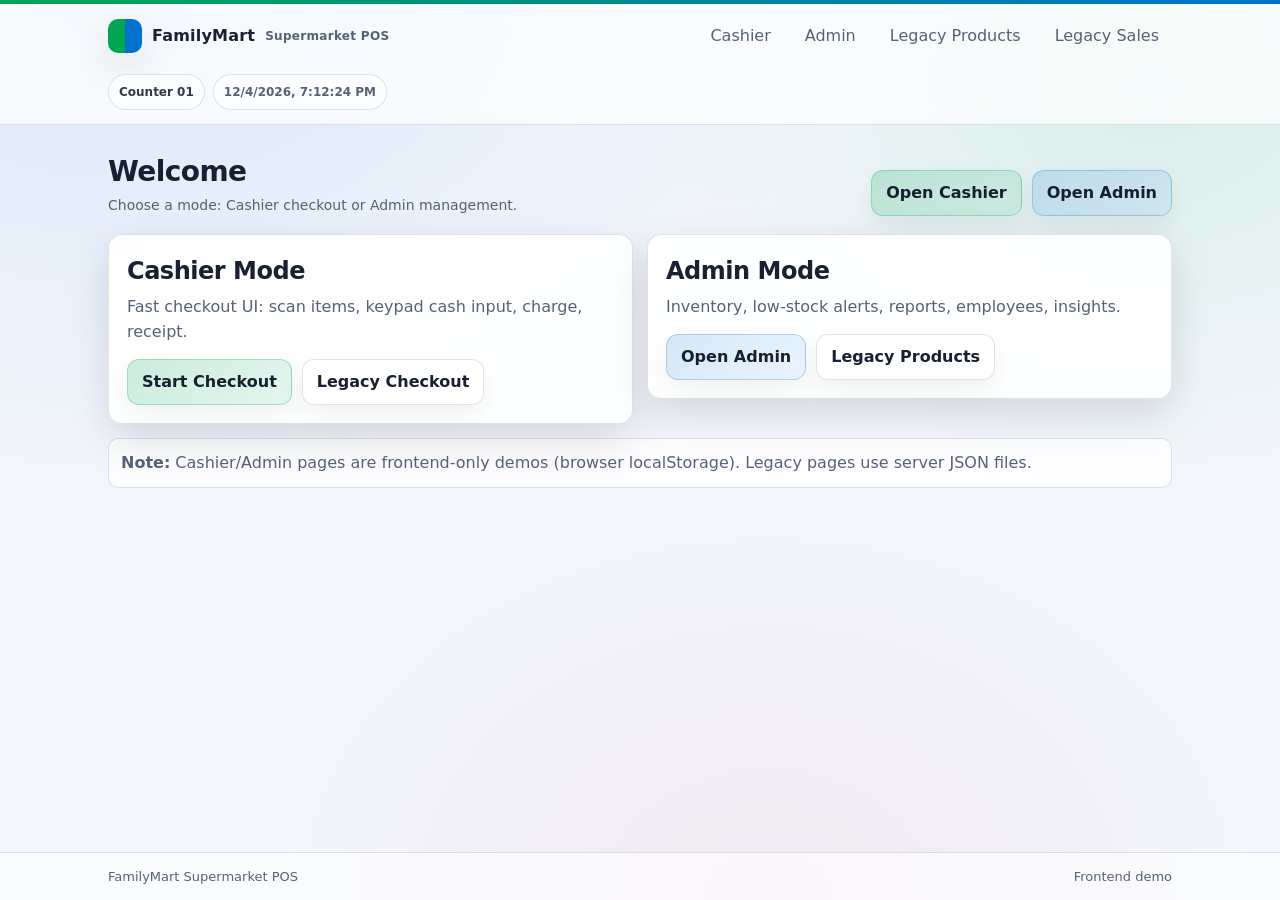
<file: templates/index.html>
<!DOCTYPE html>
<html>
<head>
    <meta charset="utf-8">
    <meta name="viewport" content="width=device-width, initial-scale=1">
    <title>FamilyMart Supermarket POS</title>
    <link rel="stylesheet" href="/static/css/style.css?v=20260401">
</head>
<body>
<div class="app-shell">
    <header class="topbar">
        <div class="topbar-inner">
            <a class="brand" href="/">
                <span class="brand-badge" aria-hidden="true"></span>
                <span class="brand-name">FamilyMart</span>
                <span class="brand-sub">Supermarket POS</span>
            </a>
            <nav class="nav">
                <a href="/cashier">Cashier</a>
                <a href="/admin">Admin</a>
                <a href="/products">Legacy Products</a>
                <a href="/sales">Legacy Sales</a>
            </nav>
            <div class="topbar-meta" aria-label="Status">
                <span class="pill">Counter 01</span>
                <span class="pill pill-muted" data-live-clock>--</span>
            </div>
        </div>
    </header>

    <main class="container">
        <div class="page-header">
            <div>
                <h1 class="page-title">Welcome</h1>
                <p class="page-subtitle">Choose a mode: Cashier checkout or Admin management.</p>
            </div>
            <div class="actions">
                <a class="btn btn-primary" href="/cashier">Open Cashier</a>
                <a class="btn btn-accent" href="/admin">Open Admin</a>
            </div>
        </div>

        <div class="grid">
            <div class="col-6">
                <div class="card">
                    <div class="card-inner">
                        <h2 style="margin:0 0 6px">Cashier Mode</h2>
                        <p class="muted" style="margin:0">Fast checkout UI: scan items, keypad cash input, charge, receipt.</p>
                        <div class="actions" style="margin-top:14px;justify-content:flex-start">
                            <a class="btn btn-primary" href="/cashier">Start Checkout</a>
                            <a class="btn" href="/sale/new">Legacy Checkout</a>
                        </div>
                    </div>
                </div>
            </div>
            <div class="col-6">
                <div class="card">
                    <div class="card-inner">
                        <h2 style="margin:0 0 6px">Admin Mode</h2>
                        <p class="muted" style="margin:0">Inventory, low-stock alerts, reports, employees, insights.</p>
                        <div class="actions" style="margin-top:14px;justify-content:flex-start">
                            <a class="btn btn-accent" href="/admin">Open Admin</a>
                            <a class="btn" href="/products">Legacy Products</a>
                        </div>
                    </div>
                </div>
            </div>
        </div>

        <div class="alert" style="margin-top:14px">
            <strong>Note:</strong> Cashier/Admin pages are frontend-only demos (browser localStorage). Legacy pages use server JSON files.
        </div>
    </main>

    <footer class="footer">
        <div class="footer-inner">
            <span>FamilyMart Supermarket POS</span>
            <span>Frontend demo</span>
        </div>
    </footer>
</div>
<script>
  (function () {
    var clock = document.querySelector("[data-live-clock]");
    if (clock) {
      var tick = function () { clock.textContent = new Date().toLocaleString(); };
      tick();
      setInterval(tick, 1000);
    }
    var path = window.location.pathname || "/";
    var links = document.querySelectorAll(".nav a[href]");
    for (var i = 0; i < links.length; i++) {
      var href = links[i].getAttribute("href") || "";
      links[i].classList.toggle("active", href && href !== "/" && path.indexOf(href) === 0);
    }
  })();
</script>
</body>
</html>
</file>
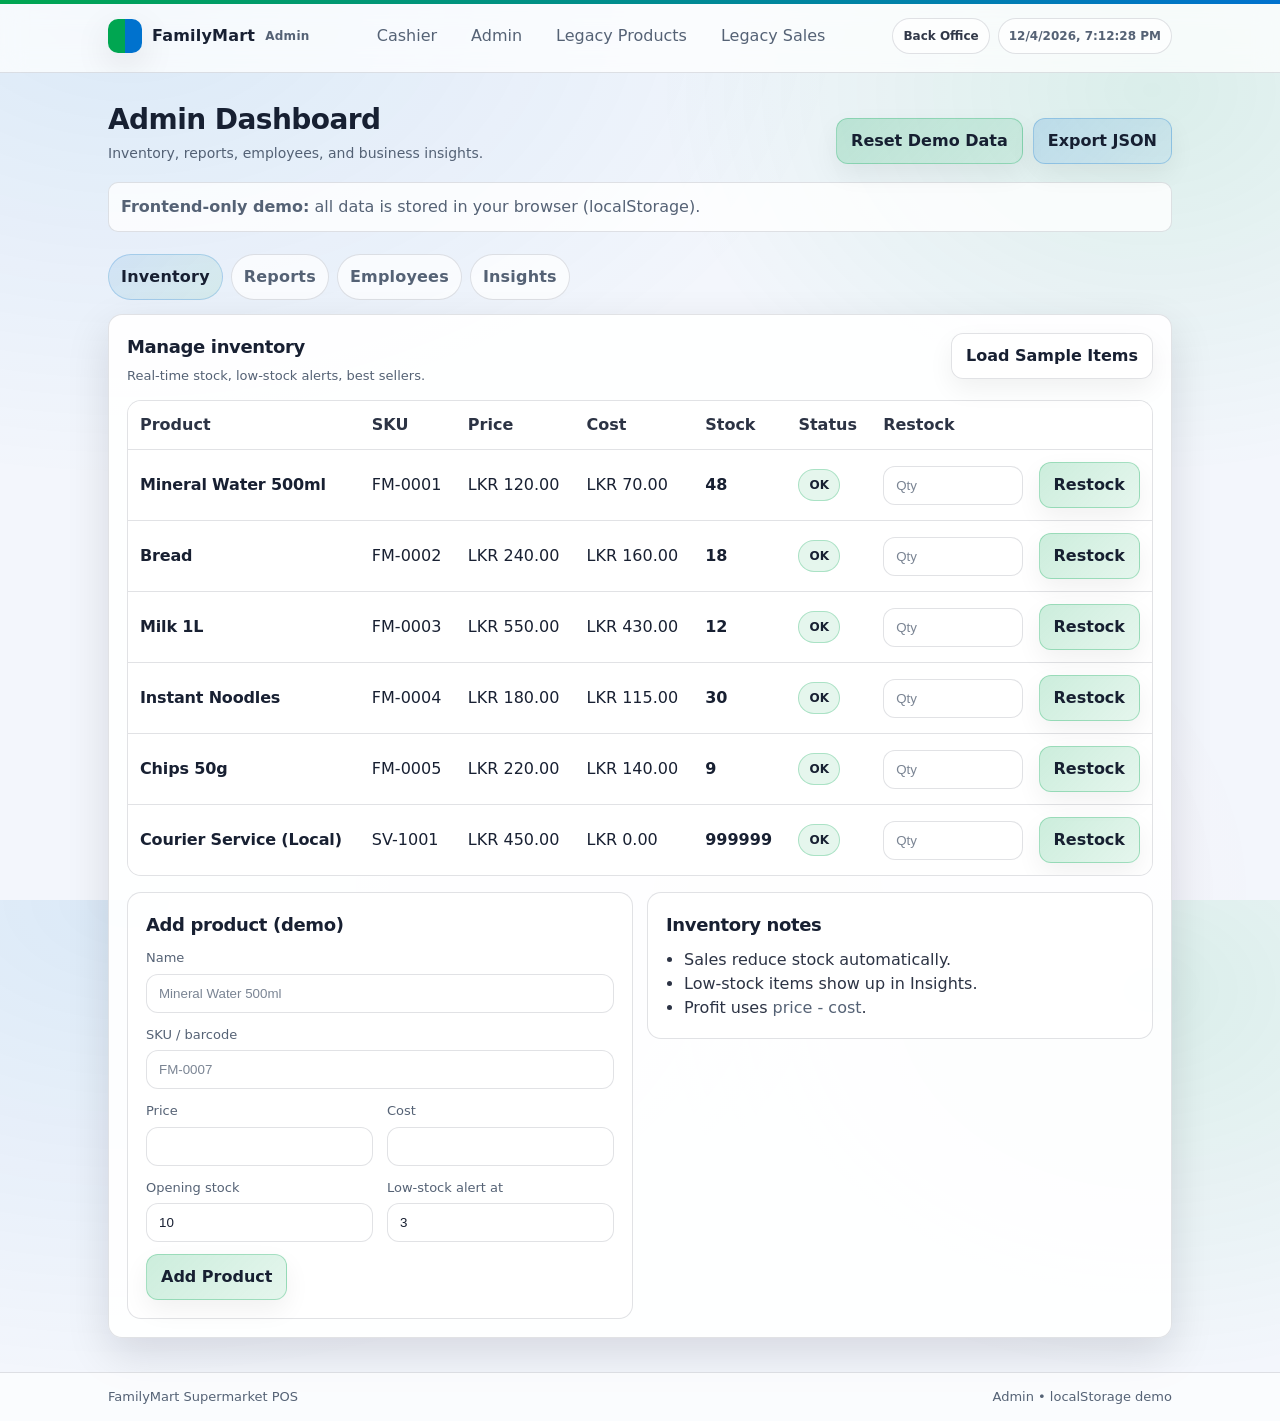
<file: templates/admin.html>
<!DOCTYPE html>
<html>
<head>
    <meta charset="utf-8">
    <meta name="viewport" content="width=device-width, initial-scale=1">
    <title>POS Admin • FamilyMart</title>
    <link rel="stylesheet" href="/static/css/style.css?v=20260401">
</head>
<body>
<div class="app-shell">
    <header class="topbar">
        <div class="topbar-inner">
            <a class="brand" href="/">
                <span class="brand-badge" aria-hidden="true"></span>
                <span class="brand-name">FamilyMart</span>
                <span class="brand-sub">Admin</span>
            </a>
            <nav class="nav">
                <a href="/cashier">Cashier</a>
                <a href="/admin">Admin</a>
                <a href="/products">Legacy Products</a>
                <a href="/sales">Legacy Sales</a>
            </nav>
            <div class="topbar-meta" aria-label="Status">
                <span class="pill">Back Office</span>
                <span class="pill pill-muted" data-live-clock>--</span>
            </div>
        </div>
    </header>

    <main class="container">
        <div class="page-header">
            <div>
                <h1 class="page-title">Admin Dashboard</h1>
                <p class="page-subtitle">Inventory, reports, employees, and business insights.</p>
            </div>
            <div class="actions">
                <button class="btn btn-primary" type="button" data-action="reset-demo">Reset Demo Data</button>
                <button class="btn btn-accent" type="button" data-action="export-demo">Export JSON</button>
            </div>
        </div>

        <div class="alert">
            <strong>Frontend-only demo:</strong>
            all data is stored in your browser (<span class="muted">localStorage</span>).
        </div>

        <div id="posApp" class="pos-app" aria-label="Admin dashboard"></div>
    </main>

    <footer class="footer">
        <div class="footer-inner">
            <span>FamilyMart Supermarket POS</span>
            <span>Admin • localStorage demo</span>
        </div>
    </footer>
</div>

<div class="toast-stack" id="toastStack" aria-live="polite" aria-relevant="additions"></div>
<noscript>
    <div class="container">
        <div class="alert alert-error">This dashboard needs JavaScript enabled.</div>
    </div>
</noscript>
<script>
  (function () {
    var clock = document.querySelector("[data-live-clock]");
    if (clock) {
      var tick = function () { clock.textContent = new Date().toLocaleString(); };
      tick();
      setInterval(tick, 1000);
    }
    var path = window.location.pathname || "/";
    var links = document.querySelectorAll(".nav a[href]");
    for (var i = 0; i < links.length; i++) {
      var href = links[i].getAttribute("href") || "";
      links[i].classList.toggle("active", href && href !== "/" && path.indexOf(href) === 0);
    }
  })();
</script>
<script src="/static/js/dashboard.js?v=20260401-1"></script>
</body>
</html>
</file>
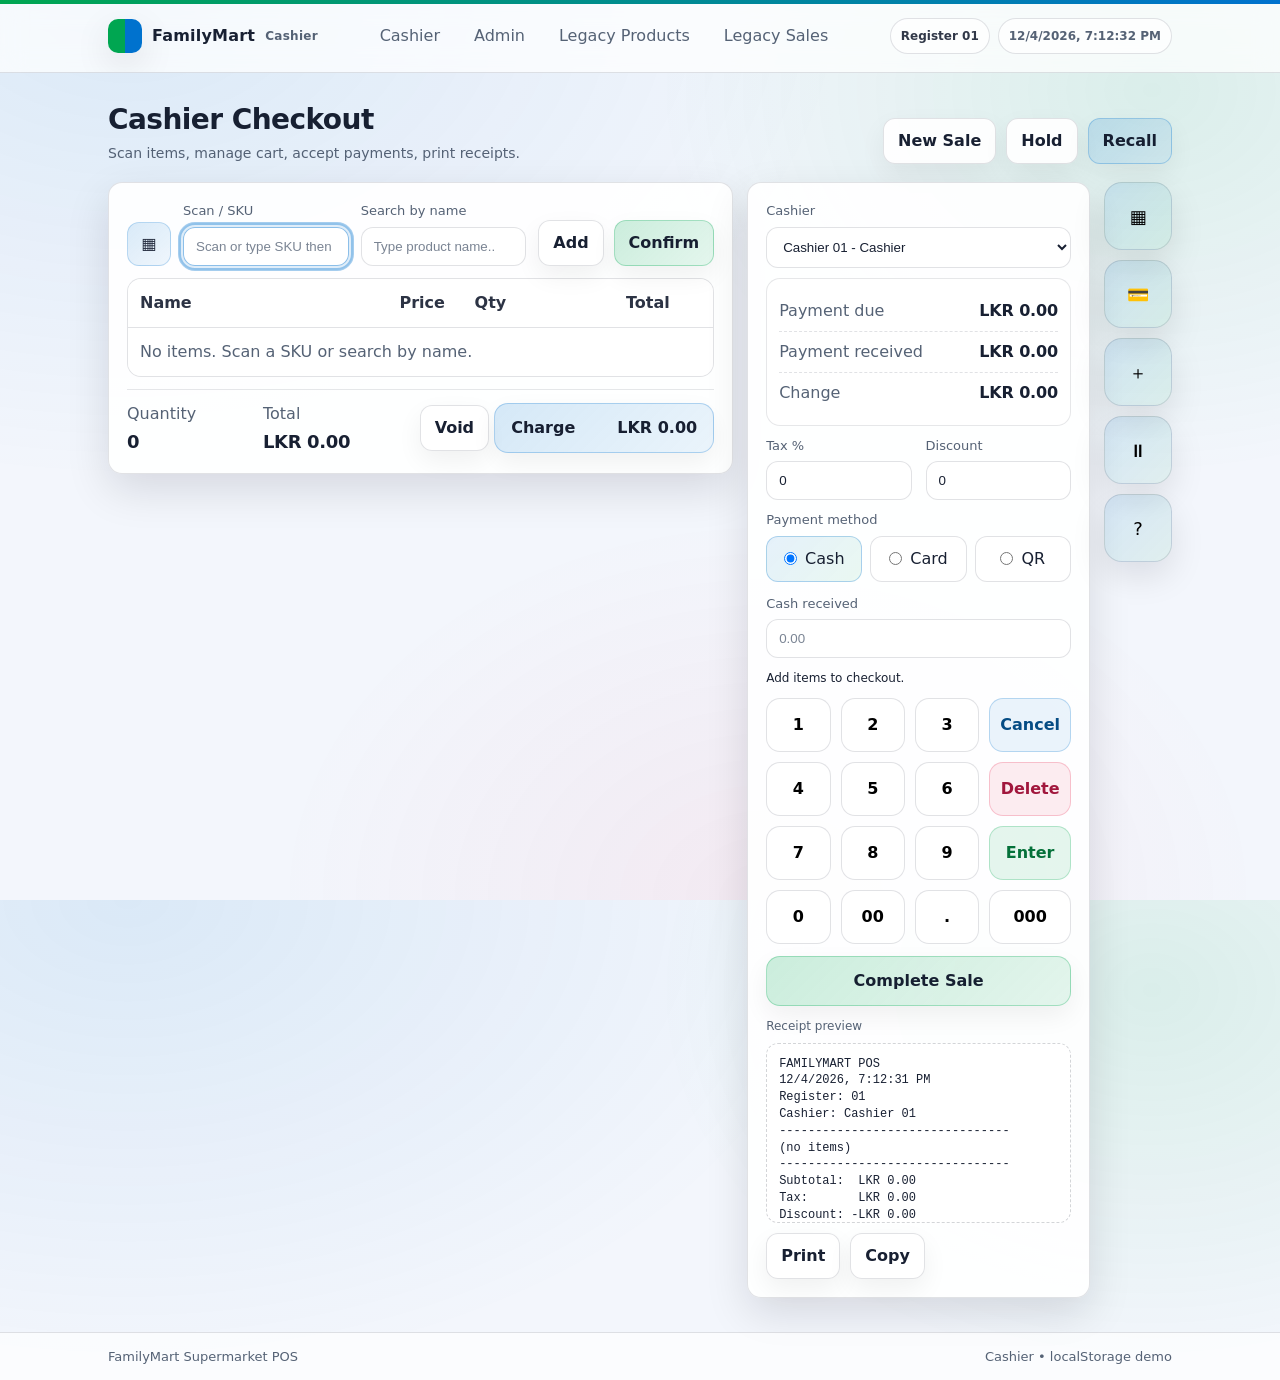
<file: templates/cashier.html>
<!DOCTYPE html>
<html>
<head>
    <meta charset="utf-8">
    <meta name="viewport" content="width=device-width, initial-scale=1">
    <title>POS Cashier • FamilyMart</title>
    <link rel="stylesheet" href="/static/css/style.css?v=20260401-4">
</head>
<body>
<div class="app-shell">
    <header class="topbar">
        <div class="topbar-inner">
            <a class="brand" href="/">
                <span class="brand-badge" aria-hidden="true"></span>
                <span class="brand-name">FamilyMart</span>
                <span class="brand-sub">Cashier</span>
            </a>
            <nav class="nav">
                <a href="/cashier">Cashier</a>
                <a href="/admin">Admin</a>
                <a href="/products">Legacy Products</a>
                <a href="/sales">Legacy Sales</a>
            </nav>
            <div class="topbar-meta" aria-label="Status">
                <span class="pill" id="registerPill">Register 01</span>
                <span class="pill pill-muted" data-live-clock>--</span>
            </div>
        </div>
    </header>

    <main class="container">
        <div class="page-header">
            <div>
                <h1 class="page-title">Cashier Checkout</h1>
                <p class="page-subtitle">Scan items, manage cart, accept payments, print receipts.</p>
            </div>
            <div class="actions">
                <button class="btn" type="button" data-action="new-sale">New Sale</button>
                <button class="btn" type="button" data-action="hold-sale">Hold</button>
                <button class="btn btn-accent" type="button" data-action="recall-sale">Recall</button>
            </div>
        </div>

        <div id="cashierApp" aria-label="Cashier application"></div>
    </main>

    <footer class="footer">
        <div class="footer-inner">
            <span>FamilyMart Supermarket POS</span>
            <span>Cashier • localStorage demo</span>
        </div>
    </footer>
</div>

<div class="toast-stack" id="toastStack" aria-live="polite" aria-relevant="additions"></div>
<noscript>
    <div class="container">
        <div class="alert alert-error">This cashier screen needs JavaScript enabled.</div>
    </div>
</noscript>
<script>
  (function () {
    var clock = document.querySelector("[data-live-clock]");
    if (clock) {
      var tick = function () { clock.textContent = new Date().toLocaleString(); };
      tick();
      setInterval(tick, 1000);
    }
    var path = window.location.pathname || "/";
    var links = document.querySelectorAll(".nav a[href]");
    for (var i = 0; i < links.length; i++) {
      var href = links[i].getAttribute("href") || "";
      links[i].classList.toggle("active", href && href !== "/" && path.indexOf(href) === 0);
    }
  })();
</script>
<script src="/static/js/cashier.js?v=20260401-4"></script>
</body>
</html>
</file>
<file: static/css/style.css>
:root {
  --bg: #f3f6fc;
  --panel: rgba(255, 255, 255, 0.92);
  --panel-2: rgba(255, 255, 255, 0.98);
  --text: rgba(15, 23, 42, 0.96);
  --muted: rgba(71, 85, 105, 0.92);
  --border: rgba(15, 23, 42, 0.12);
  --shadow: 0 16px 44px rgba(2, 6, 23, 0.12);

  --primary: #00a651;
  --primary-2: #008a43;
  --accent: #0072ce;
  --accent-2: #005aa4;
  --danger: #e11d48;
  --success: #0ea5a4;
  --glow: 0 0 0 1px rgba(0, 166, 81, 0.16), 0 18px 45px rgba(0, 166, 81, 0.10);

  --radius: 14px;
  --radius-sm: 10px;
}

* {
  box-sizing: border-box;
}

html,
body {
  height: 100%;
}

body {
  margin: 0;
  color: var(--text);
  font-family: ui-sans-serif, system-ui, -apple-system, Segoe UI, Roboto, Arial,
    "Apple Color Emoji", "Segoe UI Emoji";
  line-height: 1.5;
  -webkit-font-smoothing: antialiased;
  -moz-osx-font-smoothing: grayscale;
  background: radial-gradient(1200px 800px at 10% 0%, rgba(0, 114, 206, 0.10), transparent 60%),
    radial-gradient(900px 700px at 90% 10%, rgba(0, 166, 81, 0.10), transparent 55%),
    radial-gradient(900px 700px at 60% 100%, rgba(225, 29, 72, 0.06), transparent 55%),
    var(--bg);
}

a {
  -webkit-tap-highlight-color: transparent;
}

h1,
h2,
h3 {
  letter-spacing: -0.02em;
}

p {
  line-height: 1.55;
}

a {
  color: inherit;
  text-decoration: none;
}

.nav a:focus-visible,
.btn:focus-visible,
input[type="text"]:focus-visible,
input[type="number"]:focus-visible,
a:focus-visible {
  outline: 3px solid rgba(0, 114, 206, 0.35);
  outline-offset: 2px;
}

.app-shell {
  min-height: 100%;
  display: flex;
  flex-direction: column;
}

.topbar {
  position: sticky;
  top: 0;
  z-index: 50;
  backdrop-filter: blur(12px);
  background: rgba(255, 255, 255, 0.72);
  border-bottom: 1px solid var(--border);
  overflow: hidden;
}

.topbar::before {
  content: "";
  position: absolute;
  inset: 0 0 auto 0;
  height: 4px;
  background: linear-gradient(90deg, var(--primary), var(--accent));
}

.topbar-inner {
  max-width: 1100px;
  margin: 0 auto;
  padding: 14px 18px;
  display: flex;
  align-items: center;
  justify-content: space-between;
  gap: 16px;
  flex-wrap: wrap;
}

.brand {
  display: flex;
  align-items: center;
  gap: 10px;
  font-weight: 700;
  letter-spacing: 0.2px;
}

.brand-badge {
  width: 34px;
  height: 34px;
  border-radius: 10px;
  background: linear-gradient(90deg, var(--primary) 0 50%, var(--accent) 50% 100%);
  box-shadow: 0 12px 36px rgba(2, 6, 23, 0.10);
}

.brand:hover .brand-badge {
  box-shadow: var(--glow);
  filter: saturate(1.15);
}

.brand-name {
  font-weight: 800;
}

.brand-sub {
  color: var(--muted);
  font-weight: 700;
  font-size: 12px;
  letter-spacing: 0.3px;
}

.topbar-meta {
  display: flex;
  gap: 8px;
  align-items: center;
  flex-wrap: wrap;
  justify-content: flex-end;
}

.pill {
  display: inline-flex;
  align-items: center;
  gap: 8px;
  padding: 8px 10px;
  border-radius: 999px;
  border: 1px solid var(--border);
  background: rgba(255, 255, 255, 0.7);
  color: rgba(15, 23, 42, 0.86);
  font-weight: 700;
  font-size: 12px;
}

.pill-muted {
  color: var(--muted);
  font-weight: 650;
}

.nav {
  display: flex;
  gap: 8px;
  flex-wrap: wrap;
}

.nav a {
  padding: 9px 12px;
  border-radius: 999px;
  color: var(--muted);
  border: 1px solid transparent;
}

.nav a:hover {
  color: var(--text);
  border-color: var(--border);
  background: var(--panel);
}

.nav a.active {
  color: var(--text);
  border-color: rgba(0, 114, 206, 0.22);
  background: linear-gradient(135deg, rgba(0, 114, 206, 0.10), rgba(0, 166, 81, 0.08));
}

.container {
  width: 100%;
  max-width: 1100px;
  margin: 0 auto;
  padding: 22px 18px 34px;
}

.page-header {
  display: flex;
  align-items: flex-end;
  justify-content: space-between;
  gap: 14px;
  margin: 8px 0 18px;
}

.page-title {
  margin: 0;
  font-size: 28px;
  line-height: 1.2;
}

.page-subtitle {
  margin: 6px 0 0;
  color: var(--muted);
  font-size: 14px;
}

.card {
  background: var(--panel);
  border: 1px solid var(--border);
  border-radius: var(--radius);
  box-shadow: var(--shadow);
}

.card:hover {
  border-color: rgba(15, 23, 42, 0.16);
  box-shadow: 0 18px 58px rgba(2, 6, 23, 0.14);
}

.card-inner {
  padding: 18px;
}

.grid {
  display: grid;
  grid-template-columns: repeat(12, 1fr);
  gap: 14px;
}

.col-6 {
  grid-column: span 6;
}

.col-12 {
  grid-column: span 12;
}

@media (max-width: 860px) {
  .col-6 {
    grid-column: span 12;
  }
}

.btn {
  display: inline-flex;
  align-items: center;
  justify-content: center;
  gap: 8px;
  padding: 10px 14px;
  border-radius: 12px;
  border: 1px solid var(--border);
  background: var(--panel);
  color: var(--text);
  font-weight: 600;
  cursor: pointer;
  box-shadow: 0 10px 26px rgba(2, 6, 23, 0.06);
  transition: transform 0.08s ease, background 0.15s ease, border-color 0.15s ease,
    box-shadow 0.15s ease;
}

.btn:hover {
  background: var(--panel-2);
  border-color: rgba(15, 23, 42, 0.16);
  box-shadow: 0 14px 34px rgba(2, 6, 23, 0.10);
}

.btn:active {
  transform: translateY(1px);
  box-shadow: 0 10px 26px rgba(2, 6, 23, 0.08);
}

.btn-primary {
  border-color: rgba(0, 166, 81, 0.28);
  background: linear-gradient(135deg, rgba(0, 166, 81, 0.20), rgba(0, 166, 81, 0.10));
}

.btn-primary:hover {
  border-color: rgba(0, 166, 81, 0.45);
}

.btn-accent {
  border-color: rgba(0, 114, 206, 0.26);
  background: linear-gradient(135deg, rgba(0, 114, 206, 0.16), rgba(0, 114, 206, 0.08));
}

.btn-accent:hover {
  border-color: rgba(0, 114, 206, 0.45);
}

.btn-lg {
  padding: 12px 16px;
  border-radius: 14px;
}

.btn-danger {
  border-color: rgba(225, 29, 72, 0.22);
  background: linear-gradient(135deg, rgba(225, 29, 72, 0.16), rgba(225, 29, 72, 0.08));
}

.btn-danger:hover {
  border-color: rgba(225, 29, 72, 0.38);
}

.actions {
  display: flex;
  gap: 10px;
  flex-wrap: wrap;
  justify-content: flex-end;
}

.alert {
  margin: 0 0 14px;
  padding: 12px 12px;
  border-radius: var(--radius-sm);
  border: 1px solid var(--border);
  background: rgba(255, 255, 255, 0.78);
  color: var(--muted);
}

.alert-error {
  border-color: rgba(225, 29, 72, 0.22);
  background: rgba(225, 29, 72, 0.08);
  color: rgba(15, 23, 42, 0.90);
}

.table {
  width: 100%;
  border-collapse: separate;
  border-spacing: 0;
  overflow: hidden;
  border: 1px solid var(--border);
  border-radius: var(--radius);
  background: rgba(255, 255, 255, 0.72);
}

.table-wrap {
  width: 100%;
  overflow-x: auto;
  -webkit-overflow-scrolling: touch;
}

.table tbody tr:hover td {
  background: rgba(0, 114, 206, 0.04);
}

.table tbody tr:nth-child(odd) td {
  background: rgba(255, 255, 255, 0.72);
}

.table tbody tr:nth-child(even) td {
  background: rgba(255, 255, 255, 0.62);
}

.table th,
.table td {
  padding: 12px 12px;
  border-bottom: 1px solid var(--border);
  vertical-align: middle;
}

.table th {
  text-align: left;
  color: rgba(15, 23, 42, 0.88);
  font-weight: 700;
  background: rgba(255, 255, 255, 0.90);
}

.table tr:last-child td {
  border-bottom: none;
}

.table td.muted {
  color: var(--muted);
}

.muted {
  color: var(--muted);
}

.field {
  display: grid;
  gap: 6px;
  margin-bottom: 12px;
}

.label {
  font-size: 13px;
  color: var(--muted);
}

input[type="text"],
input[type="number"] {
  width: 100%;
  padding: 11px 12px;
  border-radius: 12px;
  border: 1px solid var(--border);
  background: rgba(255, 255, 255, 0.92);
  color: var(--text);
  outline: none;
  transition: border-color 0.15s ease, box-shadow 0.15s ease, background 0.15s ease;
}

input[type="text"]:focus,
input[type="number"]:focus {
  border-color: rgba(0, 114, 206, 0.45);
  box-shadow: 0 0 0 4px rgba(0, 114, 206, 0.12);
  background: rgba(255, 255, 255, 0.98);
}

input::placeholder {
  color: rgba(71, 85, 105, 0.72);
}

button {
  font: inherit;
}

.table input[type="number"] {
  max-width: 140px;
}

.footer {
  margin-top: auto;
  border-top: 1px solid var(--border);
  background: rgba(255, 255, 255, 0.65);
}

.footer-inner {
  max-width: 1100px;
  margin: 0 auto;
  padding: 14px 18px;
  color: var(--muted);
  font-size: 13px;
  display: flex;
  justify-content: space-between;
  gap: 10px;
  flex-wrap: wrap;
}

.kpi-grid {
  display: grid;
  grid-template-columns: repeat(4, 1fr);
  gap: 14px;
}

.kpi {
  display: grid;
  gap: 6px;
  padding: 16px;
  border-radius: var(--radius);
  border: 1px solid var(--border);
  background: rgba(255, 255, 255, 0.82);
  box-shadow: var(--shadow);
  transition: transform 0.08s ease, border-color 0.15s ease, box-shadow 0.15s ease;
}

.kpi:hover {
  transform: translateY(-1px);
  border-color: rgba(0, 114, 206, 0.22);
  box-shadow: 0 18px 58px rgba(2, 6, 23, 0.14);
}

.kpi-title {
  color: var(--muted);
  font-size: 12px;
  font-weight: 800;
  letter-spacing: 0.4px;
  text-transform: uppercase;
}

.kpi-value {
  font-size: 18px;
  font-weight: 900;
  letter-spacing: -0.02em;
}

.kpi-help {
  color: var(--muted);
  font-size: 13px;
  line-height: 1.4;
}

.toolbar {
  display: flex;
  align-items: flex-end;
  justify-content: space-between;
  gap: 12px;
  flex-wrap: wrap;
  margin: 0 0 14px;
}

.toolbar-left {
  min-width: 260px;
  flex: 1;
}

.toolbar-right {
  font-size: 13px;
}

.checkout-layout {
  display: grid;
  grid-template-columns: 1.6fr 0.8fr;
  gap: 14px;
  align-items: start;
}

.checkout-summary .alert {
  margin: 0;
}

.sticky {
  position: sticky;
  top: 86px;
}

.summary-row {
  display: flex;
  justify-content: space-between;
  gap: 10px;
  padding: 10px 0;
  border-bottom: 1px dashed rgba(15, 23, 42, 0.12);
}

.summary-row:last-child {
  border-bottom: none;
}

.summary-label {
  color: var(--muted);
  font-weight: 700;
  font-size: 13px;
}

.summary-value {
  font-weight: 900;
  letter-spacing: -0.01em;
}

@media (max-width: 980px) {
  .kpi-grid {
    grid-template-columns: repeat(2, 1fr);
  }
}

@media (max-width: 860px) {
  .checkout-layout {
    grid-template-columns: 1fr;
  }
  .sticky {
    position: static;
  }
}

@media (max-width: 520px) {
  .kpi-grid {
    grid-template-columns: 1fr;
  }
  .brand-sub {
    display: none;
  }
}

/* --- Frontend dashboard additions --- */
.pos-app {
  display: grid;
  gap: 14px;
}

.tabs {
  display: flex;
  flex-wrap: wrap;
  gap: 8px;
  margin: 8px 0 0;
}

.tab-btn {
  appearance: none;
  border: 1px solid var(--border);
  background: rgba(255, 255, 255, 0.7);
  color: var(--muted);
  padding: 10px 12px;
  border-radius: 999px;
  font-weight: 800;
  letter-spacing: 0.2px;
  cursor: pointer;
}

.tab-btn:hover {
  color: var(--text);
  background: rgba(255, 255, 255, 0.92);
  border-color: rgba(15, 23, 42, 0.16);
}

.tab-btn.active,
.tab-btn[aria-selected="true"] {
  color: var(--text);
  border-color: rgba(0, 114, 206, 0.22);
  background: linear-gradient(135deg, rgba(0, 114, 206, 0.10), rgba(0, 166, 81, 0.08));
}

.tab-panel {
  outline: none;
  animation: panelIn 160ms ease;
}

@keyframes panelIn {
  from { opacity: 0.65; transform: translateY(4px); }
  to { opacity: 1; transform: translateY(0); }
}

.panel-head {
  display: flex;
  justify-content: space-between;
  align-items: flex-start;
  gap: 12px;
  flex-wrap: wrap;
  margin-bottom: 14px;
}

.panel-title {
  margin: 0;
  font-size: 18px;
  font-weight: 900;
}

.panel-sub {
  margin: 6px 0 0;
  color: var(--muted);
  font-size: 13px;
}

.panel-actions {
  display: flex;
  gap: 10px;
  flex-wrap: wrap;
}

.form-row {
  display: grid;
  grid-template-columns: 1fr 1fr auto;
  gap: 12px;
  align-items: end;
}

@media (max-width: 860px) {
  .form-row {
    grid-template-columns: 1fr;
  }
}

.select {
  width: 100%;
  padding: 11px 12px;
  border-radius: 12px;
  border: 1px solid var(--border);
  background: rgba(255, 255, 255, 0.92);
  color: var(--text);
  transition: border-color 0.15s ease, box-shadow 0.15s ease, background 0.15s ease;
  outline: none;
}

.select:focus {
  border-color: rgba(0, 114, 206, 0.45);
  box-shadow: 0 0 0 4px rgba(0, 114, 206, 0.12);
  background: rgba(255, 255, 255, 0.98);
}

.mini {
  margin-top: 6px;
  font-size: 12px;
  line-height: 1.35;
}

.cell-title {
  font-weight: 900;
  letter-spacing: -0.01em;
}

.qty-input {
  width: 100%;
  max-width: 140px;
}

.segmented {
  display: grid;
  grid-template-columns: repeat(3, 1fr);
  gap: 8px;
}

.segmented-item {
  display: flex;
  align-items: center;
  justify-content: center;
  gap: 8px;
  padding: 10px 12px;
  border-radius: 12px;
  border: 1px solid var(--border);
  background: rgba(255, 255, 255, 0.78);
  cursor: pointer;
  user-select: none;
  transition: background 0.15s ease, border-color 0.15s ease, transform 0.08s ease;
}

.segmented-item input {
  margin: 0;
}

.segmented-item.active {
  border-color: rgba(0, 114, 206, 0.28);
  background: linear-gradient(135deg, rgba(0, 114, 206, 0.10), rgba(0, 166, 81, 0.08));
}

.segmented-item:active {
  transform: translateY(1px);
}

.soft {
  box-shadow: none;
  background: rgba(255, 255, 255, 0.72);
}

.badge {
  display: inline-flex;
  align-items: center;
  padding: 6px 10px;
  border-radius: 999px;
  border: 1px solid var(--border);
  background: rgba(255, 255, 255, 0.82);
  font-size: 12px;
  font-weight: 900;
}

.badge-low {
  border-color: rgba(225, 29, 72, 0.26);
  background: rgba(225, 29, 72, 0.10);
}

.badge-ok {
  border-color: rgba(0, 166, 81, 0.26);
  background: rgba(0, 166, 81, 0.10);
}

.badge-muted {
  border-color: rgba(15, 23, 42, 0.12);
  background: rgba(15, 23, 42, 0.04);
  color: var(--muted);
}

.restock-row {
  display: grid;
  grid-template-columns: 1fr auto;
  gap: 8px;
  align-items: center;
}

.restock-input {
  width: 100%;
  max-width: 120px;
}

.receipt-box {
  margin: 8px 0 0;
  padding: 12px;
  border-radius: 12px;
  border: 1px dashed rgba(15, 23, 42, 0.18);
  background: rgba(255, 255, 255, 0.82);
  overflow: auto;
  max-height: 240px;
  font-family: ui-monospace, SFMono-Regular, Menlo, Monaco, Consolas, "Liberation Mono", "Courier New", monospace;
  font-size: 12px;
  line-height: 1.4;
}

/* Cashier-like checkout layout (matches the reference UI) */
.cashier-layout {
  grid-template-columns: 1.55fr 0.85fr 68px;
}

@media (max-width: 980px) {
  .cashier-layout {
    grid-template-columns: 1fr;
  }
}

.scan-row {
  display: flex;
  gap: 10px;
  align-items: center;
}

.scan-btn {
  width: 44px;
  height: 44px;
  display: inline-flex;
  align-items: center;
  justify-content: center;
  border-radius: 12px;
  border: 1px solid rgba(0, 114, 206, 0.22);
  background: linear-gradient(135deg, rgba(0, 114, 206, 0.14), rgba(0, 114, 206, 0.06));
  color: rgba(15, 23, 42, 0.9);
  font-weight: 900;
  cursor: pointer;
}

.scan-btn:hover {
  border-color: rgba(0, 114, 206, 0.45);
}

.charge-bar {
  margin-top: 12px;
  padding-top: 12px;
  border-top: 1px solid rgba(15, 23, 42, 0.10);
  display: flex;
  align-items: center;
  justify-content: space-between;
  gap: 12px;
  flex-wrap: wrap;
}

.charge-meta {
  display: flex;
  gap: 16px;
  flex-wrap: wrap;
}

.charge-kv {
  display: grid;
  gap: 2px;
  min-width: 120px;
}

.charge-kv strong {
  font-size: 18px;
  letter-spacing: -0.02em;
}

.charge-btn {
  min-width: 220px;
  justify-content: space-between;
}

.charge-amount {
  font-weight: 900;
}

.payment-stats {
  margin: 10px 0 0;
  padding: 12px;
  border-radius: 14px;
  border: 1px solid rgba(15, 23, 42, 0.10);
  background: rgba(255, 255, 255, 0.82);
}

.payment-row {
  display: flex;
  align-items: center;
  justify-content: space-between;
  gap: 10px;
  padding: 8px 0;
  border-bottom: 1px dashed rgba(15, 23, 42, 0.12);
}

.payment-row span {
  flex: 1;
}

.payment-row strong {
  min-width: 120px;
  text-align: right;
  white-space: nowrap;
  font-size: 16px;
  letter-spacing: -0.01em;
}

.payment-row:last-child {
  border-bottom: none;
}

.keypad {
  margin-top: 12px;
}

.keypad-grid {
  display: grid;
  grid-template-columns: repeat(4, 1fr);
  gap: 10px;
}

.key {
  appearance: none;
  border: 1px solid rgba(15, 23, 42, 0.12);
  background: rgba(255, 255, 255, 0.92);
  border-radius: 14px;
  padding: 14px 10px;
  font-weight: 900;
  cursor: pointer;
  transition: transform 0.08s ease, border-color 0.15s ease, background 0.15s ease;
}

.key:hover {
  border-color: rgba(0, 114, 206, 0.26);
  background: rgba(255, 255, 255, 0.98);
}

.key:active {
  transform: translateY(1px);
}

.key-cancel {
  border-color: rgba(0, 114, 206, 0.24);
  background: rgba(0, 114, 206, 0.08);
  color: rgba(0, 72, 130, 0.98);
}

.key-delete {
  border-color: rgba(225, 29, 72, 0.22);
  background: rgba(225, 29, 72, 0.08);
  color: rgba(159, 18, 57, 0.98);
}

.key-enter {
  border-color: rgba(0, 166, 81, 0.24);
  background: rgba(0, 166, 81, 0.10);
  color: rgba(0, 110, 54, 0.98);
}

.cashier-rail {
  display: flex;
  flex-direction: column;
  gap: 10px;
  align-items: stretch;
}

@media (max-width: 980px) {
  .cashier-rail {
    display: none;
  }
}

.rail-btn {
  width: 68px;
  height: 68px;
  border-radius: 18px;
  border: 1px solid rgba(15, 23, 42, 0.12);
  background: linear-gradient(135deg, rgba(0, 114, 206, 0.12), rgba(0, 166, 81, 0.08));
  box-shadow: 0 14px 34px rgba(2, 6, 23, 0.10);
  font-size: 18px;
  cursor: pointer;
}

.rail-btn:hover {
  border-color: rgba(0, 114, 206, 0.28);
}

.toast-stack {
  position: fixed;
  right: 14px;
  bottom: 14px;
  display: grid;
  gap: 10px;
  z-index: 200;
  max-width: min(380px, calc(100vw - 28px));
}

.toast {
  padding: 12px 12px;
  border-radius: 14px;
  border: 1px solid var(--border);
  background: rgba(255, 255, 255, 0.9);
  box-shadow: var(--shadow);
  font-weight: 700;
  color: rgba(15, 23, 42, 0.92);
  transform: translateY(0);
  transition: opacity 0.25s ease, transform 0.25s ease;
}

.toast-success {
  border-color: rgba(0, 166, 81, 0.26);
}

.toast-danger {
  border-color: rgba(225, 29, 72, 0.26);
}

.toast-hide {
  opacity: 0;
  transform: translateY(6px);
}

.pill-list {
  display: flex;
  flex-wrap: wrap;
  gap: 8px;
}

.pill-danger {
  border-color: rgba(225, 29, 72, 0.22);
  background: rgba(225, 29, 72, 0.08);
}

.list {
  margin: 0;
  padding-left: 18px;
  color: rgba(15, 23, 42, 0.88);
}

.list-cards {
  display: grid;
  gap: 10px;
}

.mini-card {
  display: flex;
  justify-content: space-between;
  gap: 10px;
  padding: 12px;
  border-radius: 14px;
  border: 1px solid rgba(15, 23, 42, 0.10);
  background: rgba(255, 255, 255, 0.82);
}

.chart {
  height: 168px;
  display: grid;
  grid-template-columns: repeat(24, 1fr);
  gap: 6px;
  align-items: end;
  padding: 12px;
  border-radius: 14px;
  border: 1px solid rgba(15, 23, 42, 0.10);
  background: rgba(255, 255, 255, 0.82);
  overflow-x: auto;
}

@media (max-width: 680px) {
  .chart {
    min-width: 720px;
  }
}

.bar {
  display: grid;
  grid-template-rows: 1fr auto;
  gap: 6px;
  align-items: end;
}

.bar-fill {
  width: 100%;
  border-radius: 10px;
  background: linear-gradient(180deg, rgba(0, 114, 206, 0.55), rgba(0, 166, 81, 0.35));
  border: 1px solid rgba(0, 114, 206, 0.18);
}

.bar-label {
  font-size: 10px;
  color: var(--muted);
  text-align: center;
}

/* Cashier page (dedicated) */
.cashier-shell {
  display: grid;
  grid-template-columns: 1.55fr 0.85fr 68px;
  gap: 14px;
  align-items: start;
}

.cashier-card {
  background: rgba(255, 255, 255, 0.92);
}

.cashier-searchbar {
  display: grid;
  grid-template-columns: auto 1fr auto;
  gap: 12px;
  align-items: end;
  margin-bottom: 12px;
}

.cashier-searchfields {
  display: grid;
  grid-template-columns: 1fr 1fr;
  gap: 12px;
}

.cashier-search-actions {
  display: flex;
  gap: 10px;
  justify-content: flex-end;
  flex-wrap: wrap;
}

.cashier-side-top {
  display: grid;
  grid-template-columns: 1fr;
  gap: 12px;
  align-items: start;
}

.cashier-table {
  max-height: min(56vh, 540px);
}

.cashier-table .table {
  background: rgba(255, 255, 255, 0.88);
}

.qty-stepper {
  display: grid;
  grid-template-columns: 38px 1fr 38px;
  gap: 8px;
  align-items: center;
  max-width: 180px;
}

.step {
  height: 40px;
  border-radius: 12px;
  border: 1px solid rgba(15, 23, 42, 0.12);
  background: rgba(255, 255, 255, 0.92);
  cursor: pointer;
  font-weight: 900;
}

.step:hover {
  border-color: rgba(0, 114, 206, 0.26);
}

.qty-input-compact {
  height: 40px;
  padding: 8px 10px;
}

tr.cart-row.is-selected td {
  background: linear-gradient(135deg, rgba(0, 114, 206, 0.10), rgba(0, 166, 81, 0.06)) !important;
}

.receipt-box-compact {
  max-height: 180px;
}

@media (max-width: 980px) {
  .cashier-shell {
    grid-template-columns: 1fr;
  }
  .cashier-rail {
    display: none;
  }
  .cashier-searchbar {
    grid-template-columns: 1fr;
  }
  .cashier-searchfields {
    grid-template-columns: 1fr;
  }
  .cashier-search-actions {
    justify-content: stretch;
  }
  .cashier-search-actions .btn {
    flex: 1;
  }
}

@media (max-width: 520px) {
  .cashier-side-top {
    grid-template-columns: 1fr;
  }
}

@media print {
  .topbar,
  .footer,
  .toast-stack,
  .cashier-rail,
  .cashier-searchbar,
  .charge-bar,
  .keypad,
  .segmented,
  .actions,
  .table-wrap {
    display: none !important;
  }
  body {
    background: #fff !important;
  }
  .card,
  .card-inner {
    box-shadow: none !important;
    border: none !important;
    background: transparent !important;
  }
  .receipt-box {
    max-height: none !important;
    border: none !important;
    padding: 0 !important;
  }
}

/* Bill/receipt modal */
.modal-backdrop[hidden] {
  display: none !important;
}

.modal-backdrop {
  position: fixed;
  inset: 0;
  background: rgba(2, 6, 23, 0.45);
  backdrop-filter: blur(6px);
  z-index: 500;
  display: grid;
  place-items: center;
  padding: 18px;
}

.modal {
  width: min(560px, 100%);
}

.modal-card {
  background: rgba(255, 255, 255, 0.96);
  border: 1px solid rgba(15, 23, 42, 0.14);
  border-radius: 18px;
  box-shadow: 0 26px 90px rgba(2, 6, 23, 0.22);
  overflow: hidden;
}

.modal-head {
  padding: 14px 16px;
  border-bottom: 1px solid rgba(15, 23, 42, 0.10);
  display: flex;
  align-items: center;
  justify-content: space-between;
  gap: 12px;
}

.modal-title {
  margin: 0;
  font-size: 16px;
  font-weight: 900;
}

.modal-body {
  padding: 14px 16px 16px;
}

.modal-actions {
  display: flex;
  gap: 10px;
  flex-wrap: wrap;
  justify-content: flex-end;
  margin-top: 12px;
}

@media (prefers-reduced-motion: reduce) {
  .btn,
  input[type="text"],
  input[type="number"],
  .select,
  .tab-panel,
  .toast {
    transition: none !important;
  }
  .tab-panel {
    animation: none !important;
  }
}
</file>
